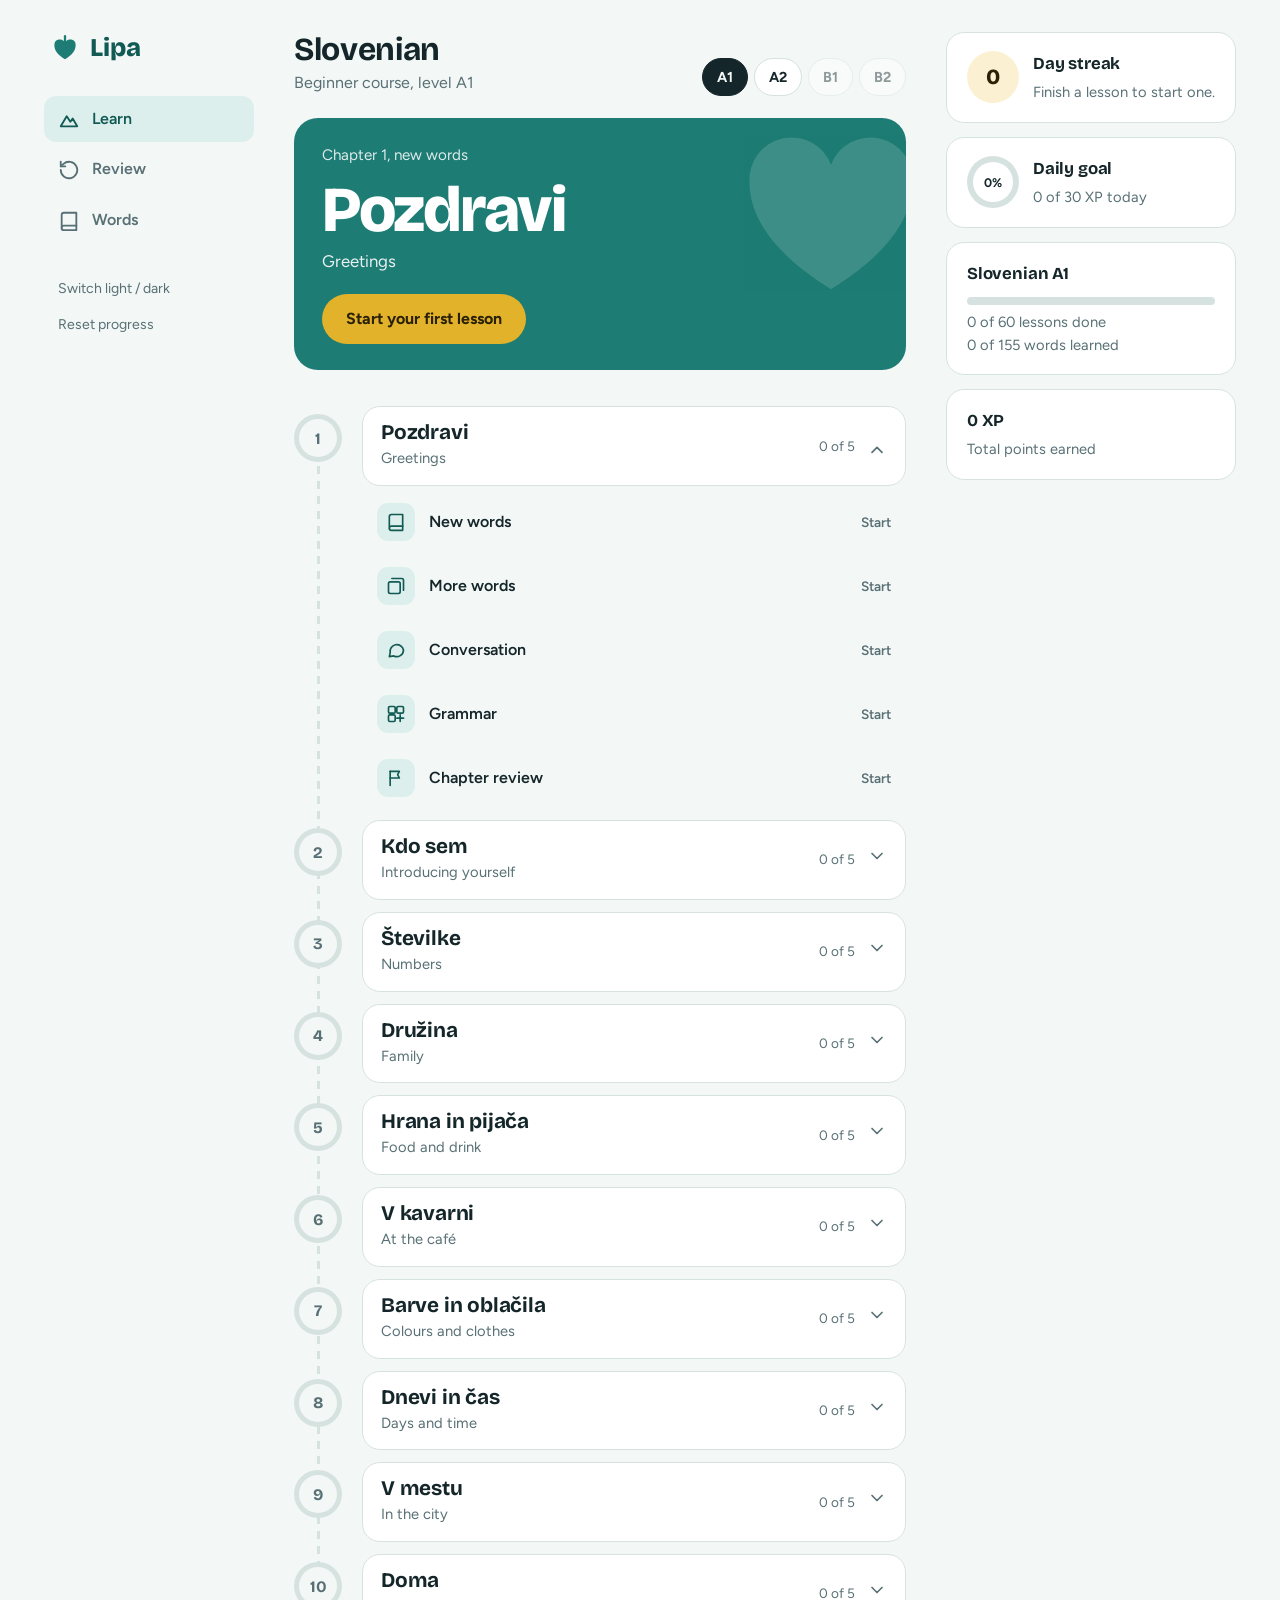
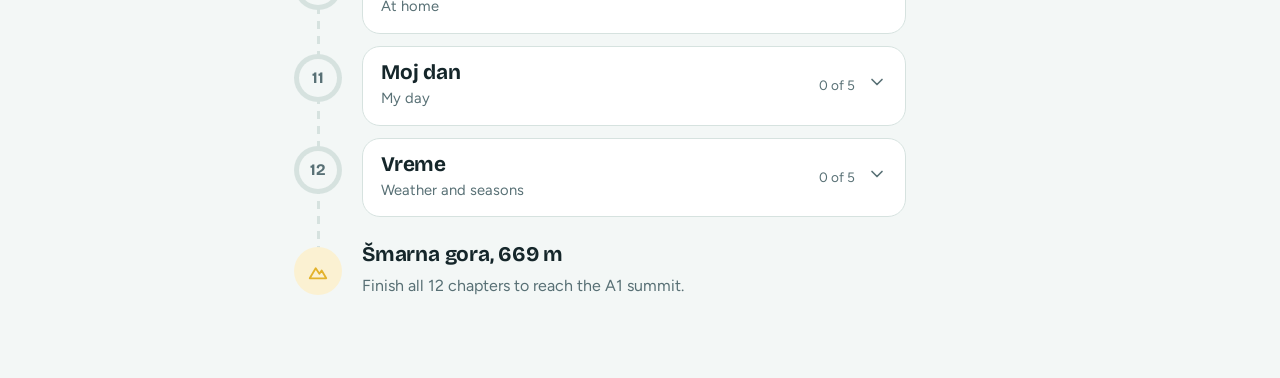
<file: Lipa.html>
<!doctype html>
<html lang="en">
<head>
<meta charset="utf-8">
<meta name="viewport" content="width=device-width, initial-scale=1, viewport-fit=cover">
<title>Lipa: Learn Slovenian</title>
<link rel="preconnect" href="https://fonts.googleapis.com">
<link rel="preconnect" href="https://fonts.gstatic.com" crossorigin>
<link href="https://fonts.googleapis.com/css2?family=Bricolage+Grotesque:opsz,wght@12..96,500;12..96,700;12..96,800&family=Figtree:wght@400;500;600;700&display=swap" rel="stylesheet">
<style>
:root{
  --paper:#F3F7F6;--surface:#FFFFFF;--ink:#15262A;--muted:#587075;--line:#D6E2DF;
  --lake:#1D7C74;--lake-deep:#125A54;--lake-soft:#DDEFEC;--on-lake:#FFFFFF;
  --linden:#E3B22B;--linden-soft:#FBF1D2;--on-linden:#2A2106;
  --good:#2B9A57;--good-soft:#E1F4E8;--bad:#CF4242;--bad-soft:#FBE4E4;
  color-scheme:light;
}
@media (prefers-color-scheme:dark){
  :root:not([data-theme="light"]){
    --paper:#0E191B;--surface:#152427;--ink:#E4EEEC;--muted:#8FA5A8;--line:#253A3D;
    --lake:#3AA99D;--lake-deep:#7FD3C9;--lake-soft:#173A37;--on-lake:#06201D;
    --linden:#E8BD45;--linden-soft:#3A3218;--on-linden:#241C04;
    --good:#45C07A;--good-soft:#143524;--bad:#F06A6A;--bad-soft:#3D1C1C;
    color-scheme:dark;
  }
}
:root[data-theme="dark"]{
  --paper:#0E191B;--surface:#152427;--ink:#E4EEEC;--muted:#8FA5A8;--line:#253A3D;
  --lake:#3AA99D;--lake-deep:#7FD3C9;--lake-soft:#173A37;--on-lake:#06201D;
  --linden:#E8BD45;--linden-soft:#3A3218;--on-linden:#241C04;
  --good:#45C07A;--good-soft:#143524;--bad:#F06A6A;--bad-soft:#3D1C1C;
  color-scheme:dark;
}
:root{box-sizing:border-box;padding-top:env(safe-area-inset-top,0px);padding-bottom:env(safe-area-inset-bottom,0px)}
html{scroll-padding-top:env(safe-area-inset-top,0px)}
*,*::before,*::after{box-sizing:border-box}
body{margin:0;background:var(--paper);color:var(--ink);font:16px/1.55 Figtree,system-ui,-apple-system,"Segoe UI",Roboto,sans-serif;-webkit-font-smoothing:antialiased}
h1,h2,h3,.display{font-family:"Bricolage Grotesque",Figtree,system-ui,sans-serif;letter-spacing:-.01em}
button{font:inherit;color:inherit;cursor:pointer}
img,svg{max-width:100%}
:focus-visible{outline:3px solid var(--linden);outline-offset:2px}
@media (prefers-reduced-motion:reduce){*{transition:none!important;animation:none!important}}

/* layout */
.app{display:grid;grid-template-columns:210px minmax(0,1fr) 290px;gap:40px;max-width:1240px;margin:0 auto;padding:0 24px}
.nav{position:sticky;top:0;align-self:start;padding:28px 0;display:flex;flex-direction:column;gap:4px}
.brand{display:flex;align-items:center;gap:10px;font-family:"Bricolage Grotesque",sans-serif;font-weight:800;font-size:1.6rem;margin:0 0 24px 6px;color:var(--lake-deep)}
.brand svg{color:var(--lake)}
.nl{display:flex;align-items:center;gap:12px;padding:11px 14px;border-radius:12px;background:none;border:0;color:var(--muted);font-weight:600;text-align:left}
.nl:hover{color:var(--ink);background:var(--surface)}
.nl[aria-current="page"]{background:var(--lake-soft);color:var(--lake-deep)}
.nav .small{margin-top:24px;display:flex;flex-direction:column;gap:2px}
.nav .small button{background:none;border:0;color:var(--muted);text-align:left;padding:6px 14px;font-size:.88rem;border-radius:8px}
.nav .small button:hover{color:var(--ink)}
main{padding:32px 0 80px;min-width:0}
.rail{position:sticky;top:0;align-self:start;padding:32px 0;display:grid;gap:14px}
.panel{background:var(--surface);border:1px solid var(--line);border-radius:18px;padding:18px 20px}
.panel h3{margin:0 0 4px;font-size:1.05rem}
.panel p{margin:0;color:var(--muted);font-size:.92rem}
.streak{display:flex;align-items:center;gap:14px}
.streak .num{width:52px;height:52px;border-radius:50%;background:var(--linden-soft);color:var(--on-linden);display:grid;place-items:center;font:800 1.35rem "Bricolage Grotesque",sans-serif}
:root[data-theme="dark"] .streak .num{color:var(--linden)}
.goal{display:flex;align-items:center;gap:14px}
.ring{--p:0;width:52px;height:52px;border-radius:50%;background:conic-gradient(var(--lake) calc(var(--p)*1%),var(--line) 0);display:grid;place-items:center;flex:none}
.ring span{width:40px;height:40px;border-radius:50%;background:var(--surface);display:grid;place-items:center;font-size:.78rem;font-weight:700}
.meter{height:8px;border-radius:99px;background:var(--line);overflow:hidden;margin:10px 0 6px}
.meter i{display:block;height:100%;background:var(--lake);border-radius:99px}
.mstats{display:none;gap:8px;flex-wrap:wrap;margin-bottom:18px}
.chip{background:var(--surface);border:1px solid var(--line);border-radius:99px;padding:6px 14px;font-size:.88rem;font-weight:600}
.chip b{font-family:"Bricolage Grotesque",sans-serif}

/* level header */
.lvl{display:flex;align-items:flex-end;justify-content:space-between;gap:16px;flex-wrap:wrap;margin-bottom:22px}
.lvl h1{margin:0;font-size:2rem;line-height:1.1}
.lvl p{margin:4px 0 0;color:var(--muted)}
.tabs{display:flex;gap:6px}
.tab{border:1px solid var(--line);background:var(--surface);border-radius:99px;padding:7px 14px;font-weight:700;font-size:.9rem}
.tab[aria-selected="true"]{background:var(--ink);color:var(--paper);border-color:var(--ink)}
.tab:disabled{opacity:.45;cursor:not-allowed}

/* hero */
.hero{position:relative;overflow:hidden;background:var(--lake);color:var(--on-lake);border-radius:24px;padding:26px 28px 26px}
.hero .leaf{position:absolute;right:-40px;top:-30px;width:230px;height:230px;opacity:.14;color:var(--on-lake);pointer-events:none}
.hero .meta{margin:0;font-size:.95rem;opacity:.85}
.hero .sl{font:800 clamp(2.5rem,7vw,4rem)/1 "Bricolage Grotesque",sans-serif;letter-spacing:-.03em;margin:10px 0 6px}
.hero .en{margin:0 0 20px;font-size:1.05rem;opacity:.9}
.btn{background:var(--linden);color:var(--on-linden);border:0;border-radius:99px;padding:13px 24px;font-weight:700;font-size:1rem}
.btn:hover{filter:brightness(1.05)}
.ghost{display:inline-flex;align-items:center;gap:8px;background:var(--lake-soft);color:var(--lake-deep);border:0;border-radius:99px;padding:10px 16px;font-weight:700}

/* trail timeline */
.trail{list-style:none;margin:36px 0 0;padding:0;position:relative}
.trail::before{content:"";position:absolute;left:23px;top:30px;bottom:40px;width:3px;background:repeating-linear-gradient(var(--line) 0 8px,transparent 8px 15px)}
.ch{position:relative;padding-left:68px;margin-bottom:12px}
.node{--p:0;position:absolute;left:0;top:8px;width:48px;height:48px;border-radius:50%;background:conic-gradient(var(--lake) calc(var(--p)*1%),var(--line) 0);display:grid;place-items:center}
.node span{width:38px;height:38px;border-radius:50%;background:var(--paper);display:grid;place-items:center;font:700 1rem "Bricolage Grotesque",sans-serif;color:var(--muted)}
.node.full span{background:var(--lake);color:var(--on-lake)}
.node.part span{color:var(--lake-deep)}
.chhead{width:100%;display:flex;align-items:center;gap:12px;text-align:left;background:var(--surface);border:1px solid var(--line);border-radius:18px;padding:14px 18px}
.chhead:hover{border-color:var(--lake)}
.chhead h3{margin:0;font-size:1.3rem;line-height:1.2}
.chhead .en{color:var(--muted);font-size:.92rem}
.chhead .cnt{margin-left:auto;font-size:.85rem;color:var(--muted);white-space:nowrap}
.chhead .chev{transition:transform .2s;color:var(--muted)}
.ch.open .chev{transform:rotate(180deg)}
.lessons{list-style:none;margin:6px 0 4px;padding:0;display:none;gap:4px}
.ch.open .lessons{display:grid}
.lrow{display:flex;align-items:center;gap:14px;width:100%;padding:10px 14px;border-radius:14px;background:none;border:1px solid transparent;text-align:left}
.lrow:hover{background:var(--surface);border-color:var(--line)}
.lic{width:38px;height:38px;border-radius:11px;display:grid;place-items:center;background:var(--lake-soft);color:var(--lake-deep);flex:none}
.lrow.done .lic{background:var(--good-soft);color:var(--good)}
.lrow .nm{font-weight:600}
.lrow .st{margin-left:auto;font-size:.85rem;color:var(--muted);font-weight:600}
.lrow.done .st{color:var(--good)}
.summit{position:relative;padding-left:68px;margin-top:22px}
.summit .node{background:var(--linden-soft)}
.summit .node span{background:transparent;color:var(--linden)}
.summit h3{margin:10px 0 0;font-size:1.3rem}
.summit p{margin:2px 0 0;color:var(--muted)}

/* pages */
.ph h1{margin:0;font-size:2rem}
.ph p{color:var(--muted);margin:4px 0 16px;max-width:60ch}
.search{width:100%;max-width:420px;font:inherit;padding:12px 16px;border-radius:14px;border:1px solid var(--line);background:var(--surface);color:var(--ink)}
.wsec{margin-top:28px}
.wsec h2{font-size:1.2rem;margin:0 0 8px}
.wsec h2 small{font-family:Figtree,sans-serif;color:var(--muted);font-weight:500;font-size:.9rem;margin-left:6px}
.wlist{background:var(--surface);border:1px solid var(--line);border-radius:16px;overflow:hidden}
.wrow{display:flex;align-items:center;gap:12px;padding:10px 14px;border-top:1px solid var(--line)}
.wrow:first-child{border-top:0}
.wrow .s{font-weight:700;min-width:0;flex:1}
.wrow .e{color:var(--muted);flex:1;min-width:0}
.dot{width:8px;height:8px;border-radius:50%;background:var(--line);flex:none}
.dot.on{background:var(--good)}
.say{width:40px;height:40px;border-radius:50%;border:0;background:var(--lake-soft);color:var(--lake-deep);display:inline-grid;place-items:center;flex:none;vertical-align:middle}
.say:hover{filter:brightness(.97)}
.note{background:var(--linden-soft);border-radius:14px;padding:12px 16px;margin:14px 0 0;font-size:.92rem;max-width:62ch}
.revcard{background:var(--surface);border:1px solid var(--line);border-radius:22px;padding:26px;margin-top:10px}
.revcard h2{margin:0 0 6px;font-size:1.5rem}
.revcard p{color:var(--muted);margin:0 0 18px}

/* lesson overlay */
.lesson{position:fixed;inset:0;z-index:60;background:var(--paper);display:none;flex-direction:column;padding-top:env(safe-area-inset-top,0px)}
.lesson.on{display:flex}
.ltop{display:flex;align-items:center;gap:16px;padding:14px 20px;max-width:760px;width:100%;margin:0 auto}
.x{background:none;border:0;color:var(--muted);width:40px;height:40px;border-radius:10px;display:grid;place-items:center}
.x:hover{background:var(--surface);color:var(--ink)}
.bar{flex:1;height:12px;background:var(--line);border-radius:99px;overflow:hidden}
.bar i{display:block;height:100%;width:0;background:var(--lake);border-radius:99px;transition:width .35s ease}
.lbody{flex:1;overflow-y:auto;padding:20px 20px 32px}
.stage{max-width:640px;margin:0 auto}
.lfoot{border-top:1px solid var(--line);background:var(--surface);padding:16px 20px calc(16px + env(safe-area-inset-bottom,0px));transition:background .2s}
.lfoot.good{background:var(--good-soft);border-color:transparent}
.lfoot.bad{background:var(--bad-soft);border-color:transparent}
.fin{max-width:640px;margin:0 auto;display:flex;align-items:center;justify-content:space-between;gap:16px;min-height:52px}
.fb{font-size:.98rem}
.fb strong{display:block;font-family:"Bricolage Grotesque",sans-serif;font-size:1.2rem}
.lfoot.good .fb strong{color:var(--good)}
.lfoot.bad .fb strong{color:var(--bad)}
.go{background:var(--lake);color:var(--on-lake);border:0;border-radius:14px;padding:14px 26px;font-weight:700;min-width:150px;margin-left:auto}
.go:disabled{opacity:.35;cursor:not-allowed}
.lfoot.good .go{background:var(--good);color:#fff}
.lfoot.bad .go{background:var(--bad);color:#fff}

/* exercises */
.q{color:var(--muted);margin:0 0 10px;font-weight:600}
.big{font:700 clamp(2rem,6vw,2.9rem)/1.12 "Bricolage Grotesque",sans-serif;letter-spacing:-.02em;margin:0 0 22px;display:flex;align-items:center;gap:14px;flex-wrap:wrap}
.big.long{font-size:clamp(1.4rem,4.4vw,1.9rem)}
.trans{font-size:1.25rem;color:var(--muted);margin:-8px 0 0}
.opts{display:grid;gap:10px}
.opts.row{grid-template-columns:repeat(auto-fit,minmax(130px,1fr))}
.opt{text-align:left;padding:15px 18px;border-radius:14px;border:2px solid var(--line);border-bottom-width:4px;background:var(--surface);font-size:1.05rem}
.opt:hover{border-color:var(--lake)}
.opt.sel{border-color:var(--lake);background:var(--lake-soft)}
.opt.right{border-color:var(--good);background:var(--good-soft)}
.opt.wrong{border-color:var(--bad);background:var(--bad-soft)}
.locked .opt,.locked .tile,.locked input{pointer-events:none}
.sent{font:600 1.55rem/1.45 "Bricolage Grotesque",sans-serif;margin:0 0 4px}
.blank{display:inline-block;min-width:96px;border-bottom:3px solid var(--lake);text-align:center;color:var(--lake-deep);padding:0 6px}
.hint{color:var(--muted);margin:0 0 22px}
.ans{width:100%;font:inherit;font-size:1.3rem;padding:14px 16px;border:2px solid var(--line);border-radius:14px;background:var(--surface);color:var(--ink)}
.ans:focus{border-color:var(--lake);outline:none}
.keys{display:flex;gap:8px;margin-top:10px}
.keys button{width:46px;height:42px;border-radius:10px;border:1px solid var(--line);background:var(--surface);font-weight:700;font-size:1.05rem}
.match{display:grid;grid-template-columns:1fr 1fr;gap:10px}
.match .col{display:grid;gap:10px;align-content:start}
.mt{padding:14px;border-radius:12px;border:2px solid var(--line);border-bottom-width:4px;background:var(--surface);font-size:1rem;text-align:center}
.mt.sel{border-color:var(--lake);background:var(--lake-soft)}
.mt.ok{opacity:.35;border-color:var(--good);pointer-events:none}
.mt.no{border-color:var(--bad);background:var(--bad-soft);animation:shake .35s}
@keyframes shake{25%{transform:translateX(-4px)}75%{transform:translateX(4px)}}
.ansline{min-height:62px;border-bottom:2px solid var(--line);display:flex;flex-wrap:wrap;gap:8px;padding:8px 0;margin-bottom:22px;align-content:flex-start}
.bank{display:flex;flex-wrap:wrap;gap:8px}
.tile{padding:10px 14px;border-radius:12px;border:2px solid var(--line);border-bottom-width:4px;background:var(--surface);font-size:1.1rem}
.tile.used{visibility:hidden}
.dl{display:grid;gap:14px;margin-top:18px}
.line{display:flex;gap:10px;align-items:flex-end}
.line.r{flex-direction:row-reverse}
.bub{background:var(--surface);border:1px solid var(--line);border-radius:18px;padding:11px 15px;max-width:80%;text-align:left;cursor:pointer}
.line.r .bub{background:var(--lake-soft);border-color:transparent}
.who{font-size:.8rem;color:var(--muted);font-weight:600}
.bub .s{font-size:1.15rem;font-weight:600}
.bub .e{display:none;color:var(--muted);font-size:.93rem;margin-top:2px}
.bub.show .e{display:block}
.gh{font-size:1.8rem;margin:0 0 12px}
.gbody{font-size:1.05rem;max-width:62ch}
.gbody p{margin:0 0 12px}
.gt{border-collapse:collapse;margin:6px 0 16px}
.gt td{padding:7px 22px 7px 0;border-bottom:1px solid var(--line)}
.gt td:first-child{color:var(--muted)}
.gt td b{font-weight:700}
.tip{background:var(--linden-soft);border-radius:14px;padding:12px 16px}
.done{text-align:center;padding-top:24px}
.done svg{color:var(--lake);width:96px;height:96px}
.done h2{font-size:2.4rem;margin:10px 0 4px}
.done p{color:var(--muted);margin:0}
.stats{display:flex;justify-content:center;gap:14px;margin-top:26px;flex-wrap:wrap}
.stats div{background:var(--surface);border:1px solid var(--line);border-radius:16px;padding:14px 22px;min-width:110px}
.stats b{display:block;font:800 1.8rem "Bricolage Grotesque",sans-serif}
.stats span{color:var(--muted);font-size:.88rem}
.toast{position:fixed;left:50%;bottom:calc(90px + env(safe-area-inset-bottom,0px));transform:translateX(-50%);background:var(--ink);color:var(--paper);padding:10px 16px;border-radius:12px;font-size:.9rem;z-index:80;max-width:90vw;display:none}
.toast.on{display:block}

@media (max-width:1100px){
  .app{grid-template-columns:200px minmax(0,1fr)}
  .rail{display:none}
  .mstats{display:flex}
}
@media (max-width:760px){
  .app{grid-template-columns:1fr;padding:0 16px;gap:0}
  .nav{position:fixed;left:0;right:0;bottom:0;top:auto;z-index:20;flex-direction:row;justify-content:space-around;background:var(--surface);border-top:1px solid var(--line);padding:6px 8px calc(6px + env(safe-area-inset-bottom,0px))}
  .brand,.nav .small{display:none}
  .nl{flex-direction:column;gap:2px;font-size:.78rem;padding:6px 14px}
  main{padding:20px 0 110px}
  .hero{padding:22px}
  .chhead .cnt{display:none}
  .lvl h1{font-size:1.7rem}
}
</style>
</head>
<body>
<div class="app">
  <nav class="nav" aria-label="Main">
    <div class="brand"><svg width="30" height="30" viewBox="0 0 24 24" fill="currentColor" aria-hidden="true"><path d="M12 21C6.5 17.6 3.5 13.8 3.5 9.9A4.4 4.4 0 0 1 12 8a4.4 4.4 0 0 1 8.5 1.9c0 3.9-3 7.7-8.5 11.1z"/><path d="M12 8V2.5" stroke="currentColor" stroke-width="1.8" stroke-linecap="round"/></svg>Lipa</div>
    <button class="nl" data-view="learn"></button>
    <button class="nl" data-view="review"></button>
    <button class="nl" data-view="words"></button>
    <div class="small">
      <button data-act="theme">Switch light / dark</button>
      <button data-act="reset">Reset progress</button>
    </div>
  </nav>
  <main id="main"></main>
  <aside class="rail" id="rail"></aside>
</div>

<div class="lesson" id="lesson" role="dialog" aria-modal="true" aria-label="Lesson">
  <div class="ltop">
    <button class="x" data-act="close" aria-label="Close lesson"></button>
    <div class="bar"><i id="barfill"></i></div>
  </div>
  <div class="lbody"><div class="stage" id="stage"></div></div>
  <div class="lfoot" id="lfoot">
    <div class="fin"><div class="fb" id="fb"></div><button class="go" id="go">Check</button></div>
  </div>
</div>
<div class="toast" id="toast"></div>

<script>
/* ---------------- COURSE CONTENT (edit here) ---------------- */
const LV={A1:[
{t:"Pozdravi", e:"Greetings",
 v:["zdravo|hello","živjo|hi","dober dan|good day","dobro jutro|good morning","dober večer|good evening","lahko noč|good night","nasvidenje|goodbye","adijo|bye","hvala|thank you","prosim|please","oprostite|excuse me","ja|yes","ne|no"],
 d:[["Ana","Dober dan!","Good day!"],["Marko","Dober dan! Kako ste?","Good day! How are you?"],["Ana","Dobro, hvala. In vi?","Fine, thanks. And you?"],["Marko","Tudi dobro, hvala.","Also fine, thanks."],["Ana","Nasvidenje!","Goodbye!"],["Marko","Nasvidenje, lep dan!","Goodbye, have a nice day!"]],
 g:{t:"Ti or vi?", h:`<p>Slovenian has two ways to say <i>you</i>.</p><table class="gt"><tr><td>ti</td><td><b>Kako si?</b></td><td>friends, family, children</td></tr><tr><td>vi</td><td><b>Kako ste?</b></td><td>strangers, older people, work</td></tr></table><p class="tip">Vi is also the plural: talking to a group of friends, you say <b>Kako ste?</b></p>`,
  q:[{k:"mc",p:"You meet your best friend. How do you ask how they are?",o:["Kako si?","Kako ste?","Kako sem?"]},{k:"mc",p:"You meet your new boss. How do you ask how they are?",o:["Kako ste?","Kako si?","Kako je?"]},{k:"gap",p:"Dobro, ___. In ti?",h:"Fine, thanks. And you?",o:["hvala","prosim","ne"]},{k:"type",p:"good night",a:["lahko noč"]}]}},

{t:"Kdo sem", e:"Introducing yourself",
 v:["jaz|I","ti|you (informal)","ime|name","Ime mi je ...|My name is ...","Kako ti je ime?|What's your name?","Veseli me.|Nice to meet you.","Od kod si?|Where are you from?","Sem iz Slovenije.|I'm from Slovenia.","Slovenec|Slovenian (man)","Slovenka|Slovenian (woman)","govorim|I speak","malo|a little"],
 d:[["Luka","Živjo! Jaz sem Luka. Kako ti je ime?","Hi! I'm Luka. What's your name?"],["Emma","Živjo, Luka! Ime mi je Emma.","Hi Luka! My name is Emma."],["Luka","Veseli me. Od kod si?","Nice to meet you. Where are you from?"],["Emma","Sem iz Anglije. Pa ti?","I'm from England. And you?"],["Luka","Jaz sem iz Ljubljane.","I'm from Ljubljana."],["Emma","Govorim malo slovensko.","I speak a little Slovenian."]],
 g:{t:"Biti: to be", h:`<table class="gt"><tr><td>jaz</td><td><b>sem</b></td><td>I am</td></tr><tr><td>ti</td><td><b>si</b></td><td>you are</td></tr><tr><td>on / ona</td><td><b>je</b></td><td>he / she is</td></tr><tr><td>mi</td><td><b>smo</b></td><td>we are</td></tr><tr><td>vi</td><td><b>ste</b></td><td>you are (plural, formal)</td></tr><tr><td>oni</td><td><b>so</b></td><td>they are</td></tr></table><p class="tip">Slovenian is famous for the <b>dual</b>, a special form for exactly two people: <b>midva sva</b> (we two are), <b>vidva sta</b> (you two are). You can often drop the pronoun: <b>Sem Luka.</b></p>`,
  q:[{k:"gap",p:"Ti ___ iz Slovenije?",h:"Are you from Slovenia?",o:["si","sem","smo"]},{k:"gap",p:"Mi ___ študenti.",h:"We are students.",o:["smo","ste","so"]},{k:"mc",p:"Which means \"we two are\"?",o:["midva sva","mi smo","vidva sta"]},{k:"type",p:"I am (verb only)",a:["sem","jaz sem"]}]}},

{t:"Številke", e:"Numbers",
 v:["nič|zero","ena|one","dva|two","tri|three","štiri|four","pet|five","šest|six","sedem|seven","osem|eight","devet|nine","deset|ten","dvajset|twenty","sto|one hundred"],
 d:[["Prodajalka","Dober dan! Izvolite.","Good day! What can I get you?"],["Kupec","Tri jabolka, prosim.","Three apples, please."],["Prodajalka","Še kaj?","Anything else?"],["Kupec","Ne, hvala. Koliko stane?","No, thanks. How much is it?"],["Prodajalka","Dva evra.","Two euros."],["Kupec","Izvolite. Hvala!","Here you are. Thanks!"]],
 g:{t:"Counting past ten", h:`<p>For 11 to 19, add <b>-najst</b>:</p><table class="gt"><tr><td>11</td><td><b>enajst</b></td></tr><tr><td>12</td><td><b>dvanajst</b></td></tr><tr><td>15</td><td><b>petnajst</b></td></tr><tr><td>30</td><td><b>trideset</b></td></tr></table><p class="tip">Like in German, the ones come first: 21 is <b>enaindvajset</b>, literally one-and-twenty.</p>`,
  q:[{k:"mc",p:"12",o:["dvanajst","dvajset","dva"]},{k:"mc",p:"25",o:["petindvajset","dvajsetpet","petnajst"]},{k:"mc",p:"What number is enaindvajset?",o:["21","12","11"]},{k:"type",p:"15",a:["petnajst"]}]}},

{t:"Družina", e:"Family",
 v:["družina|family","mama|mum","oče|father","brat|brother","sestra|sister","sin|son","hči|daughter","babica|grandmother","dedek|grandfather","mož|husband","žena|wife","otrok|child","imam|I have"],
 d:[["Nina","Ali imaš brata ali sestro?","Do you have a brother or a sister?"],["Jan","Imam eno sestro. Ime ji je Maja.","I have one sister. Her name is Maja."],["Nina","Koliko je stara?","How old is she?"],["Jan","Stara je deset let.","She's ten years old."],["Nina","Jaz imam dva brata.","I have two brothers."],["Jan","Super!","Great!"]],
 g:{t:"Moj, moja, moje", h:`<p><i>My</i> changes with the gender of the noun.</p><table class="gt"><tr><td>masculine</td><td><b>moj</b> brat</td></tr><tr><td>feminine</td><td><b>moja</b> sestra</td></tr><tr><td>neuter</td><td><b>moje</b> ime</td></tr></table><p class="tip">Quick rule: most feminine nouns end in <b>-a</b>, neuter nouns in <b>-o</b> or <b>-e</b>, and masculine nouns in a consonant.</p>`,
  q:[{k:"gap",p:"___ mama",h:"my mum",o:["moja","moj","moje"]},{k:"gap",p:"___ oče",h:"my father",o:["moj","moja","moje"]},{k:"gap",p:"___ ime",h:"my name",o:["moje","moj","moja"]},{k:"mc",p:"Which noun is feminine?",o:["sestra","brat","otrok"]}]}},

{t:"Hrana in pijača", e:"Food and drink",
 v:["kruh|bread","voda|water","kava|coffee","čaj|tea","mleko|milk","jabolko|apple","sir|cheese","meso|meat","juha|soup","pivo|beer","vino|wine","zajtrk|breakfast","kosilo|lunch","večerja|dinner"],
 d:[["Mama","Kaj boš za zajtrk?","What will you have for breakfast?"],["Tim","Kruh in sir, prosim.","Bread and cheese, please."],["Mama","Kavo ali čaj?","Coffee or tea?"],["Tim","Čaj z mlekom.","Tea with milk."],["Mama","Imaš rad jabolka?","Do you like apples?"],["Tim","Ja, zelo rad!","Yes, a lot!"]],
 g:{t:"Rad imam: I like", h:`<p>To say you like something, use <b>rad imam</b>. The word <i>rad</i> changes with who is speaking.</p><table class="gt"><tr><td>a man says</td><td><b>Rad imam</b> kavo.</td></tr><tr><td>a woman says</td><td><b>Rada imam</b> kavo.</td></tr></table><p class="tip">Notice <b>kava</b> becomes <b>kavo</b> after <i>imam</i>. You'll learn why in the café chapter.</p>`,
  q:[{k:"gap",p:"(woman) ___ imam čaj.",h:"I like tea.",o:["Rada","Rad","Radi"]},{k:"gap",p:"(man) Rad ___ pivo.",h:"I like beer.",o:["imam","sem","je"]},{k:"mc",p:"What is \"večerja\"?",o:["dinner","breakfast","lunch"]},{k:"type",p:"bread",a:["kruh"]}]}},

{t:"V kavarni", e:"At the café",
 v:["kavarna|café","natakar|waiter","Rad bi ...|I would like ... (man)","Rada bi ...|I would like ... (woman)","kozarec|glass","račun|bill","Koliko stane?|How much is it?","izvolite|here you are","Na zdravje!|Cheers!","torta|cake","sladkor|sugar","brez|without"],
 d:[["Natakar","Dober dan. Kaj boste?","Good day. What will you have?"],["Petra","Rada bi eno kavo z mlekom.","I'd like a coffee with milk."],["Natakar","Še kaj?","Anything else?"],["Petra","Ja, en kos torte, prosim.","Yes, a piece of cake, please."],["Petra","Račun, prosim.","The bill, please."],["Natakar","Pet evrov. Hvala lepa.","Five euros. Thank you very much."]],
 g:{t:"Ordering: kava becomes kavo", h:`<p>When you order or want something, feminine nouns change <b>-a</b> to <b>-o</b>.</p><table class="gt"><tr><td>kava</td><td>Rad bi <b>eno kavo</b>.</td></tr><tr><td>voda</td><td>Rada bi <b>vodo</b>.</td></tr><tr><td>torta</td><td>Rad bi <b>torto</b>.</td></tr></table><p class="tip">Most masculine things stay the same: <b>en čaj</b>, <b>en sok</b>.</p>`,
  q:[{k:"gap",p:"Rad bi eno ___.",h:"I'd like a coffee.",o:["kavo","kava","kave"]},{k:"gap",p:"Rada bi ___, prosim.",h:"I'd like water, please.",o:["vodo","voda","vodi"]},{k:"gap",p:"En ___, prosim.",h:"A tea, please.",o:["čaj","čaja","čajo"]},{k:"type",p:"The bill, please.",a:["račun, prosim","račun prosim"]}]}},

{t:"Barve in oblačila", e:"Colours and clothes",
 v:["rdeč|red","moder|blue","zelen|green","rumen|yellow","črn|black","bel|white","majica|T-shirt","hlače|trousers","krilo|skirt","obleka|dress","čevlji|shoes","jakna|jacket","plašč|coat"],
 d:[["Prodajalec","Vam lahko pomagam?","Can I help you?"],["Sara","Iščem modro jakno.","I'm looking for a blue jacket."],["Prodajalec","Tukaj je modra jakna.","Here's a blue jacket."],["Sara","Imate tudi črno?","Do you have a black one too?"],["Prodajalec","Ja, izvolite.","Yes, here you are."],["Sara","Lepa je. Vzamem jo.","It's nice. I'll take it."]],
 g:{t:"Colours match the noun", h:`<p>Adjectives take the same gender as the noun.</p><table class="gt"><tr><td>masculine</td><td><b>rdeč</b> plašč</td></tr><tr><td>feminine</td><td><b>rdeča</b> majica</td></tr><tr><td>neuter</td><td><b>rdeče</b> krilo</td></tr></table><p class="tip">Some adjectives lose an <b>e</b>: moder becomes <b>modra</b> and <b>modro</b>.</p>`,
  q:[{k:"gap",p:"___ majica",h:"a red T-shirt",o:["rdeča","rdeč","rdeče"]},{k:"gap",p:"zeleno ___",h:"a green skirt",o:["krilo","jakna","plašč"]},{k:"gap",p:"črn ___",h:"a black coat",o:["plašč","obleka","krilo"]},{k:"mc",p:"a blue dress",o:["modra obleka","moder obleka","modro obleka"]}]}},

{t:"Dnevi in čas", e:"Days and time",
 v:["ponedeljek|Monday","torek|Tuesday","sreda|Wednesday","četrtek|Thursday","petek|Friday","sobota|Saturday","nedelja|Sunday","danes|today","jutri|tomorrow","včeraj|yesterday","teden|week","ura|hour, o'clock","Koliko je ura?|What time is it?"],
 d:[["Eva","Koliko je ura?","What time is it?"],["Maks","Ura je tri.","It's three o'clock."],["Eva","Kateri dan je danes?","What day is it today?"],["Maks","Danes je petek.","Today is Friday."],["Eva","Super! Jutri je sobota.","Great! Tomorrow is Saturday."],["Maks","Greva v soboto v kino?","Shall we go to the cinema on Saturday?"]],
 g:{t:"On Monday: v ponedeljek", h:`<p>For <i>on</i> a day, use <b>v</b>. Days ending in <b>-a</b> change to <b>-o</b>.</p><table class="gt"><tr><td>ponedeljek</td><td><b>v ponedeljek</b></td></tr><tr><td>sreda</td><td><b>v sredo</b></td></tr><tr><td>sobota</td><td><b>v soboto</b></td></tr><tr><td>nedelja</td><td><b>v nedeljo</b></td></tr></table>`,
  q:[{k:"gap",p:"v ___",h:"on Wednesday",o:["sredo","sreda","sredi"]},{k:"gap",p:"v ___",h:"on Sunday",o:["nedeljo","nedelja","nedelje"]},{k:"mc",p:"on Monday",o:["v ponedeljek","v ponedeljko","na ponedeljek"]},{k:"type",p:"tomorrow",a:["jutri"]}]}},

{t:"V mestu", e:"In the city",
 v:["mesto|city","ulica|street","trgovina|shop","banka|bank","pošta|post office","lekarna|pharmacy","postaja|station","avtobus|bus","levo|left","desno|right","naravnost|straight on","blizu|near","daleč|far","Kje je ...?|Where is ...?"],
 d:[["Turist","Oprostite, kje je pošta?","Excuse me, where is the post office?"],["Gospa","Pojdite naravnost, potem levo.","Go straight on, then left."],["Turist","Je daleč?","Is it far?"],["Gospa","Ne, zelo blizu je.","No, it's very close."],["Turist","Najlepša hvala!","Thank you very much!"],["Gospa","Ni za kaj.","You're welcome."]],
 g:{t:"Where you are: v banki, na pošti", h:`<p>To say <i>at</i> or <i>in</i> a place, use <b>v</b> or <b>na</b>, and the ending becomes <b>-i</b>.</p><table class="gt"><tr><td>banka</td><td><b>v banki</b></td></tr><tr><td>trgovina</td><td><b>v trgovini</b></td></tr><tr><td>pošta</td><td><b>na pošti</b></td></tr><tr><td>postaja</td><td><b>na postaji</b></td></tr></table><p class="tip">Which places take <b>na</b> is a habit to learn word by word. Pošta and postaja always go with na.</p>`,
  q:[{k:"gap",p:"Sem v ___.",h:"I'm at the bank.",o:["banki","banka","banko"]},{k:"gap",p:"Čakam na ___.",h:"I'm waiting at the station.",o:["postaji","postaja","postajo"]},{k:"mc",p:"at the post office",o:["na pošti","v pošti","na pošta"]},{k:"type",p:"left",a:["levo"]}]}},

{t:"Doma", e:"At home",
 v:["hiša|house","stanovanje|flat","soba|room","kuhinja|kitchen","kopalnica|bathroom","spalnica|bedroom","miza|table","stol|chair","postelja|bed","okno|window","vrata|door","balkon|balcony"],
 d:[["Klara","To je moje stanovanje.","This is my flat."],["Rok","Lepo je! Koliko sob imaš?","It's nice! How many rooms do you have?"],["Klara","Imam dve sobi, kuhinjo in kopalnico.","I have two rooms, a kitchen and a bathroom."],["Rok","Imaš tudi balkon?","Do you have a balcony too?"],["Klara","Ja, majhen balkon z rožami.","Yes, a small balcony with flowers."]],
 g:{t:"Imeti: to have", h:`<table class="gt"><tr><td>jaz</td><td><b>imam</b></td></tr><tr><td>ti</td><td><b>imaš</b></td></tr><tr><td>on / ona</td><td><b>ima</b></td></tr><tr><td>mi</td><td><b>imamo</b></td></tr><tr><td>vi</td><td><b>imate</b></td></tr><tr><td>oni</td><td><b>imajo</b></td></tr></table><p class="tip">For <i>don't have</i>, swap the start: <b>nimam, nimaš, nima</b>.</p>`,
  q:[{k:"gap",p:"Ona ___ veliko hišo.",h:"She has a big house.",o:["ima","imam","imajo"]},{k:"gap",p:"Mi ___ balkon.",h:"We have a balcony.",o:["imamo","imate","imajo"]},{k:"gap",p:"Jaz ___ avta.",h:"I don't have a car.",o:["nimam","imam","nima"]},{k:"type",p:"kitchen",a:["kuhinja"]}]}},

{t:"Moj dan", e:"My day",
 v:["delati|to work","spati|to sleep","jesti|to eat","piti|to drink","brati|to read","govoriti|to speak","iti|to go","vstati|to get up","zjutraj|in the morning","popoldne|in the afternoon","zvečer|in the evening","vedno|always","včasih|sometimes"],
 d:[["Tina","Kdaj vstaneš?","When do you get up?"],["Bor","Vstanem ob sedmih.","I get up at seven."],["Tina","Kaj delaš popoldne?","What do you do in the afternoon?"],["Bor","Popoldne delam, zvečer berem.","In the afternoon I work, in the evening I read."],["Tina","Jaz zvečer vedno gledam filme.","I always watch films in the evening."]],
 g:{t:"I do, you do", h:`<p>In the present tense, the <i>I</i> form ends in <b>-m</b> and the <i>you</i> form in <b>-š</b>.</p><table class="gt"><tr><td>delati</td><td><b>delam</b></td><td><b>delaš</b></td></tr><tr><td>govoriti</td><td><b>govorim</b></td><td><b>govoriš</b></td></tr><tr><td>brati</td><td><b>berem</b></td><td><b>bereš</b></td></tr><tr><td>piti</td><td><b>pijem</b></td><td><b>piješ</b></td></tr></table>`,
  q:[{k:"gap",p:"Jaz ___ slovensko.",h:"I speak Slovenian.",o:["govorim","govoriš","govori"]},{k:"gap",p:"Ti ___ knjigo?",h:"Are you reading a book?",o:["bereš","berem","bere"]},{k:"mc",p:"I drink",o:["pijem","pije","piti"]},{k:"type",p:"I work",a:["delam","jaz delam"]}]}},

{t:"Vreme", e:"Weather and seasons",
 v:["vreme|weather","sonce|sun","dež|rain","sneg|snow","veter|wind","toplo|warm","mrzlo|cold","Dežuje.|It's raining.","Sneži.|It's snowing.","pomlad|spring","poletje|summer","jesen|autumn","zima|winter"],
 d:[["Lara","Kakšno je vreme danes?","What's the weather like today?"],["Žan","Mrzlo je in sneži.","It's cold and snowing."],["Lara","Imaš rad zimo?","Do you like winter?"],["Žan","Ne, raje imam poletje.","No, I prefer summer."],["Lara","Jaz tudi. Poleti greva na morje!","Me too. In summer we're going to the seaside!"]],
 g:{t:"No \"it\" needed", h:`<p>Weather sentences don't need a word for <i>it</i>:</p><table class="gt"><tr><td>It's raining.</td><td><b>Dežuje.</b></td></tr><tr><td>It's snowing.</td><td><b>Sneži.</b></td></tr><tr><td>It's warm.</td><td><b>Toplo je.</b></td></tr></table><p class="tip">Seasons have their own <i>in</i> forms: <b>spomladi, poleti, jeseni, pozimi</b>.</p>`,
  q:[{k:"mc",p:"in winter",o:["pozimi","v zima","zimi"]},{k:"mc",p:"It's raining.",o:["Dežuje.","Je dež.","Dež je dežuje."]},{k:"gap",p:"Poleti je ___.",h:"In summer it's warm.",o:["toplo","mrzlo","sneži"]},{k:"type",p:"snow",a:["sneg"]}]}}
],
A2:[
{t:"Včeraj", e:"Talking about the past",
 v:["prejšnji teden|last week","lani|last year","pred dvema dnevoma|two days ago","bil sem|I was (man)","bila sem|I was (woman)","delal sem|I worked (man)","šla sem|I went (woman)","videl sem|I saw (man)","kupila sem|I bought (woman)","srečati|to meet","zgodaj|early","pozno|late"],
 d:[["Ana","Kaj si delal včeraj?","What did you do yesterday?"],["Miha","Bil sem v Ljubljani.","I was in Ljubljana."],["Ana","Kaj si videl?","What did you see?"],["Miha","Videl sem grad in Tromostovje.","I saw the castle and the Triple Bridge."],["Ana","Jaz sem bila doma in brala knjigo.","I was at home reading a book."],["Miha","Tudi lepo!","That's nice too!"]],
 g:{t:"Past tense: sem delal", h:`<p>The past tense is <b>biti</b> plus a form ending in <b>-l</b>. That ending shows who did it.</p><table class="gt"><tr><td>jaz</td><td><b>sem delal / delala</b></td></tr><tr><td>ti</td><td><b>si delal / delala</b></td></tr><tr><td>on / ona</td><td><b>je delal / delala</b></td></tr><tr><td>mi</td><td><b>smo delali</b></td></tr><tr><td>vi</td><td><b>ste delali</b></td></tr><tr><td>oni</td><td><b>so delali</b></td></tr></table><p class="tip">Men use <b>-l</b>, women <b>-la</b>, groups <b>-li</b>. The little word sem likes second place: <b>Včeraj sem delal.</b></p>`,
  q:[{k:"gap",p:"(woman) Včeraj sem ___ doma.",h:"Yesterday I was at home.",o:["bila","bil","bili"]},{k:"gap",p:"Mi ___ bili v kinu.",h:"We were at the cinema.",o:["smo","sem","so"]},{k:"mc",p:"He worked.",o:["On je delal.","On je delala.","On sem delal."]},{k:"type",p:"(man) I was",a:["bil sem","sem bil","jaz sem bil"]}]}},

{t:"Načrti", e:"Plans and the future",
 v:["naslednji teden|next week","načrt|plan","počitnice|holidays","vikend|weekend","bom|I will","boš|you will","bo|he / she will","obiskati|to visit","potovati|to travel","ostati|to stay","mogoče|maybe","zagotovo|definitely"],
 d:[["Jure","Kaj boš delala ta vikend?","What will you do this weekend?"],["Maja","V soboto bom obiskala babico.","On Saturday I'll visit my grandma."],["Jure","In v nedeljo?","And on Sunday?"],["Maja","Mogoče bom šla v hribe. Greš zraven?","Maybe I'll go to the mountains. Are you coming?"],["Jure","Zagotovo!","Definitely!"]],
 g:{t:"Future: bom delal", h:`<p>The future is <b>bom</b> plus the same <b>-l</b> form you know from the past.</p><table class="gt"><tr><td>jaz</td><td><b>bom</b></td></tr><tr><td>ti</td><td><b>boš</b></td></tr><tr><td>on / ona</td><td><b>bo</b></td></tr><tr><td>mi</td><td><b>bomo</b></td></tr><tr><td>vi</td><td><b>boste</b></td></tr><tr><td>oni</td><td><b>bodo</b></td></tr></table><p class="tip">On its own, bom means <i>I will be</i>: <b>Jutri bom doma.</b></p>`,
  q:[{k:"gap",p:"Jutri ___ doma.",h:"Tomorrow I'll be at home.",o:["bom","boš","bodo"]},{k:"gap",p:"Oni ___ potovali.",h:"They will travel.",o:["bodo","bomo","bo"]},{k:"mc",p:"We will visit.",o:["Obiskali bomo.","Obiskali smo.","Obiskal bom."]},{k:"type",p:"to travel",a:["potovati"]}]}},

{t:"Na potovanju", e:"Travelling",
 v:["vlak|train","letališče|airport","letalo|plane","karta|ticket","povratna karta|return ticket","peron|platform","zamuda|delay","odhod|departure","prihod|arrival","kovček|suitcase","potni list|passport","prenočišče|accommodation"],
 d:[["Potnik","Dober dan, eno povratno karto za Maribor, prosim.","Hello, a return ticket to Maribor, please."],["Blagajničarka","Izvolite. Petnajst evrov.","Here you are. Fifteen euros."],["Potnik","S katerega perona odpelje vlak?","Which platform does the train leave from?"],["Blagajničarka","S tretjega perona, ob desetih.","From platform three, at ten."],["Potnik","Ima vlak zamudo?","Is the train delayed?"],["Blagajničarka","Ne, vozi točno.","No, it's on time."]],
 g:{t:"Kam? or Kje?", h:`<p>Going somewhere and being somewhere use different endings.</p><table class="gt"><tr><td>Kam? (where to)</td><td>Grem <b>v Ljubljano</b>.</td><td>Grem <b>na postajo</b>.</td></tr><tr><td>Kje? (where)</td><td>Sem <b>v Ljubljani</b>.</td><td>Sem <b>na postaji</b>.</td></tr></table><p class="tip">Movement takes <b>-o</b>, location takes <b>-i</b> (for words ending in -a).</p>`,
  q:[{k:"gap",p:"Jutri grem v ___.",h:"Tomorrow I'm going to Ljubljana.",o:["Ljubljano","Ljubljani","Ljubljana"]},{k:"gap",p:"Zdaj sem na ___.",h:"I'm at the station now.",o:["postaji","postajo","postaja"]},{k:"mc",p:"What does \"Kam greš?\" mean?",o:["Where are you going?","Where are you?","When are you going?"]},{k:"type",p:"train",a:["vlak"]}]}},

{t:"Pri zdravniku", e:"At the doctor's",
 v:["zdravnik|doctor (man)","zdravnica|doctor (woman)","bolan|ill (man)","bolna|ill (woman)","Boli me glava.|I have a headache.","Kaj vas boli?|What hurts?","grlo|throat","trebuh|stomach","vročina|fever","prehlad|a cold","tableta|pill","recept|prescription","počivati|to rest"],
 d:[["Zdravnica","Dober dan. Kaj vas boli?","Good day. What hurts?"],["Pacient","Boli me grlo in imam vročino.","My throat hurts and I have a fever."],["Zdravnica","Od kdaj ste bolni?","Since when have you been ill?"],["Pacient","Od ponedeljka.","Since Monday."],["Zdravnica","Imate prehlad. Tri dni počivajte in pijte čaj.","You have a cold. Rest for three days and drink tea."],["Pacient","Hvala, gospa doktor.","Thank you, doctor."]],
 g:{t:"Boli me: it hurts me", h:`<p>In Slovenian the body part does the hurting, and you are the one it hurts.</p><table class="gt"><tr><td>me</td><td><b>Boli me</b> glava.</td><td>my head hurts</td></tr><tr><td>te</td><td><b>Boli te</b> grlo?</td><td>does your throat hurt?</td></tr><tr><td>ga</td><td><b>Boli ga</b> trebuh.</td><td>his stomach hurts</td></tr><tr><td>jo</td><td><b>Boli jo</b> zob.</td><td>her tooth hurts</td></tr></table><p class="tip">For more than one thing: <b>Bolijo me noge.</b> (My legs hurt.)</p>`,
  q:[{k:"gap",p:"___ me glava.",h:"My head hurts.",o:["Boli","Bolijo","Bolim"]},{k:"gap",p:"Bolijo ___ noge.",h:"My legs hurt.",o:["me","mi","moj"]},{k:"mc",p:"Her throat hurts.",o:["Boli jo grlo.","Boli ga grlo.","Boli me grlo."]},{k:"type",p:"fever",a:["vročina"]}]}},

{t:"Nakupovanje", e:"Shopping",
 v:["cena|price","poceni|cheap","drago|expensive","popust|discount","velikost|size","pomeriti|to try on","blagajna|checkout","plačati|to pay","s kartico|by card","z gotovino|in cash","večji|bigger","manjši|smaller","cenejši|cheaper"],
 d:[["Kupka","Lahko pomerim te hlače?","Can I try on these trousers?"],["Prodajalka","Seveda. Katero velikost rabite?","Of course. What size do you need?"],["Kupka","Premajhne so. Imate večjo velikost?","They're too small. Do you have a bigger size?"],["Prodajalka","Ja, in danes je dvajset odstotkov popusta.","Yes, and today there's twenty percent off."],["Kupka","Odlično! Plačam s kartico.","Great! I'll pay by card."]],
 g:{t:"Comparing: cenejši kot", h:`<p>To compare, add <b>-ejši</b> or <b>-ši</b>, and use <b>kot</b> for <i>than</i>.</p><table class="gt"><tr><td>star</td><td><b>starejši</b></td><td>older</td></tr><tr><td>lep</td><td><b>lepši</b></td><td>nicer</td></tr><tr><td>poceni</td><td><b>cenejši</b></td><td>cheaper</td></tr><tr><td>visok</td><td><b>višji</b></td><td>taller</td></tr><tr><td>velik</td><td><b>večji</b></td><td>bigger</td></tr><tr><td>dober</td><td><b>boljši</b></td><td>better</td></tr></table><p class="tip"><b>Ta plašč je cenejši kot tisti.</b> This coat is cheaper than that one.</p>`,
  q:[{k:"gap",p:"Ta plašč je ___ kot tisti.",h:"This coat is cheaper than that one.",o:["cenejši","cenejša","poceni"]},{k:"mc",p:"better",o:["boljši","dobrejši","bolj dober"]},{k:"gap",p:"Luka je ___ kot Jan.",h:"Luka is taller than Jan.",o:["višji","visokejši","visok"]},{k:"type",p:"cheap",a:["poceni"]}]}},

{t:"V službi", e:"At work",
 v:["služba|job","sodelavec|colleague (man)","sodelavka|colleague (woman)","šef|boss","sestanek|meeting","pisarna|office","računalnik|computer","e-pošta|e-mail","rok|deadline","plača|salary","moram|I must","smem|I'm allowed to"],
 d:[["Šefinja","Ali lahko jutri prideš na sestanek ob devetih?","Can you come to the meeting at nine tomorrow?"],["Tadej","Žal ne morem, zjutraj moram k zdravniku.","Sorry, I can't, I have to go to the doctor in the morning."],["Šefinja","Ni problema. Mi lahko pošlješ poročilo po e-pošti?","No problem. Can you send me the report by e-mail?"],["Tadej","Seveda, do petka.","Of course, by Friday."],["Šefinja","Hvala, odlično.","Thanks, great."]],
 g:{t:"Must, can, may", h:`<table class="gt"><tr><td>must</td><td><b>moram</b> delati</td></tr><tr><td>can</td><td><b>lahko</b> pridem</td></tr><tr><td>may</td><td><b>smem</b> vprašati?</td></tr></table><p>The negatives are special:</p><table class="gt"><tr><td>can't</td><td><b>ne morem</b></td></tr><tr><td>not allowed</td><td><b>ne smem</b></td></tr><tr><td>don't have to</td><td><b>ni treba</b></td></tr></table><p class="tip">Never say <i>ne lahko</i>. For <i>can't</i> it's always <b>ne morem</b>.</p>`,
  q:[{k:"gap",p:"Danes ___ delati.",h:"Today I have to work.",o:["moram","lahko","smem"]},{k:"mc",p:"I can't.",o:["Ne morem.","Ne lahko.","Nimam lahko."]},{k:"gap",p:"Tukaj ne ___ kaditi.",h:"You may not smoke here.",o:["smete","morate","lahko"]},{k:"type",p:"meeting",a:["sestanek"]}]}},

{t:"Prosti čas", e:"Free time",
 v:["prosti čas|free time","hobi|hobby","plavati|to swim","teči|to run","kolesariti|to cycle","hoditi v hribe|to go hiking","igrati kitaro|to play guitar","poslušati glasbo|to listen to music","kuhati|to cook","slikati|to paint","koncert|concert","tekma|match, game"],
 d:[["Nika","Kaj rad počneš v prostem času?","What do you like doing in your free time?"],["Gal","Rad kolesarim in hodim v hribe.","I like cycling and hiking."],["Nika","Jaz pa rada slikam in poslušam glasbo.","And I like painting and listening to music."],["Gal","Greš v petek z mano na koncert?","Will you come to a concert with me on Friday?"],["Nika","Z veseljem!","Gladly!"]],
 g:{t:"Rad + verb: I like doing", h:`<p>Put <b>rad</b> in front of a verb to say you like doing it.</p><table class="gt"><tr><td>man</td><td><b>Rad plavam.</b></td></tr><tr><td>woman</td><td><b>Rada plavam.</b></td></tr><tr><td>we</td><td><b>Radi plavamo.</b></td></tr></table><p class="tip">With igrati, the game or instrument follows directly: <b>igram kitaro, igram nogomet</b>.</p>`,
  q:[{k:"gap",p:"(woman) ___ kuham.",h:"I like cooking.",o:["Rada","Rad","Radi"]},{k:"gap",p:"Radi ___ tenis.",h:"We like playing tennis.",o:["igramo","igram","igrajo"]},{k:"mc",p:"(man) I like swimming.",o:["Rad plavam.","Rad plavati.","Rada plavam."]},{k:"type",p:"to cook",a:["kuhati"]}]}},

{t:"Ljudje", e:"Describing people",
 v:["visok|tall","nizek|short","mlad|young","star|old","lasje|hair","oči|eyes","brada|beard","očala|glasses","prijazen|kind","zabaven|fun","sramežljiv|shy","pameten|clever","Kakšen je?|What is he like?"],
 d:[["Ema","Kakšen je tvoj novi sodelavec?","What's your new colleague like?"],["Rok","Visok je, ima kratke lase in brado.","He's tall, with short hair and a beard."],["Ema","Je prijazen?","Is he nice?"],["Rok","Zelo! Malo sramežljiv, ampak zelo zabaven.","Very! A bit shy, but lots of fun."],["Ema","Ga lahko spoznam?","Can I meet him?"],["Rok","Seveda, pridi jutri na kavo.","Sure, come for coffee tomorrow."]],
 g:{t:"Kakšen, kakšna, kakšno?", h:`<p><i>What is ... like?</i> changes with gender, just like the answer.</p><table class="gt"><tr><td>man</td><td><b>Kakšen</b> je? <b>Visok</b> je.</td></tr><tr><td>woman</td><td><b>Kakšna</b> je? <b>Visoka</b> je.</td></tr></table><p class="tip">Use <b>ima</b> for features, with plural <b>-e</b>: <b>Ima modre oči. Ima dolge lase.</b></p>`,
  q:[{k:"gap",p:"Moja sestra je ___.",h:"My sister is tall.",o:["visoka","visok","visoko"]},{k:"gap",p:"Ima ___ oči.",h:"She has blue eyes.",o:["modre","moder","modra"]},{k:"mc",p:"What is she like?",o:["Kakšna je?","Kakšen je?","Kje je?"]},{k:"type",p:"glasses",a:["očala"]}]}},

{t:"V restavraciji", e:"At a restaurant",
 v:["jedilni list|menu","predjed|starter","glavna jed|main course","sladica|dessert","priloga|side dish","riba|fish","zelenjava|vegetables","solata|salad","krompir|potatoes","čebula|onion","Dober tek!|Enjoy your meal!","napitnina|tip","Mizo za dva, prosim.|A table for two, please."],
 d:[["Natakar","Dober večer. Ste rezervirali?","Good evening. Do you have a reservation?"],["Gost","Ne. Mizo za dva, prosim.","No. A table for two, please."],["Natakar","Izvolite jedilni list.","Here's the menu."],["Gost","Kaj priporočate?","What do you recommend?"],["Natakar","Danes imamo svežo ribo s krompirjem.","Today we have fresh fish with potatoes."],["Gost","Odlično, dvakrat, prosim. In solato brez čebule.","Great, two of those, please. And a salad without onion."]],
 g:{t:"Brez: without", h:`<p>After <b>brez</b>, words change their ending.</p><table class="gt"><tr><td>čebula</td><td>brez <b>čebule</b></td></tr><tr><td>mleko</td><td>brez <b>mleka</b></td></tr><tr><td>sladkor</td><td>brez <b>sladkorja</b></td></tr><tr><td>meso</td><td>brez <b>mesa</b></td></tr></table><p class="tip">Feminine <b>-a</b> becomes <b>-e</b>. Masculine and neuter end in <b>-a</b>. The same form comes after <i>nimam</i>: <b>Nimam časa.</b></p>`,
  q:[{k:"gap",p:"Kavo brez ___, prosim.",h:"Coffee without sugar, please.",o:["sladkorja","sladkor","sladkorju"]},{k:"gap",p:"Solato brez ___.",h:"A salad without onion.",o:["čebule","čebula","čebulo"]},{k:"gap",p:"Čaj brez ___.",h:"Tea without milk.",o:["mleka","mleko","mlekom"]},{k:"type",p:"dessert",a:["sladica"]}]}},

{t:"Iščem stanovanje", e:"Finding a flat",
 v:["najemnina|rent","oglas|advert","lastnik|owner","opremljeno|furnished","stroški|bills","ogled|viewing","nadstropje|floor","dvigalo|lift","parkirišče|parking","ključ|key","sosed|neighbour (man)","soseda|neighbour (woman)","selitev|moving house"],
 d:[["Iva","Dober dan, kličem zaradi oglasa za stanovanje.","Hello, I'm calling about the flat advert."],["Lastnik","Ja, stanovanje je še prosto.","Yes, the flat is still available."],["Iva","Koliko je najemnina?","How much is the rent?"],["Lastnik","Petsto evrov, stroški so posebej.","Five hundred euros, bills are extra."],["Iva","Je opremljeno?","Is it furnished?"],["Lastnik","Ja. Je v tretjem nadstropju, z dvigalom.","Yes. It's on the third floor, with a lift."],["Iva","Lahko pridem jutri na ogled?","Can I come for a viewing tomorrow?"]],
 g:{t:"First, second, third", h:`<table class="gt"><tr><td>1.</td><td><b>prvi</b></td><td>4.</td><td><b>četrti</b></td></tr><tr><td>2.</td><td><b>drugi</b></td><td>5.</td><td><b>peti</b></td></tr><tr><td>3.</td><td><b>tretji</b></td><td>6.</td><td><b>šesti</b></td></tr></table><p>They work like adjectives: <b>prvi dan, prva hiša, prvo nadstropje</b>.</p><p class="tip">On a floor: <b>v prvem / drugem / tretjem nadstropju</b>.</p>`,
  q:[{k:"mc",p:"the third floor",o:["tretje nadstropje","tri nadstropje","tretji nadstropje"]},{k:"gap",p:"To je moj ___ dan v službi.",h:"It's my first day at work.",o:["prvi","prva","ena"]},{k:"gap",p:"Živim v ___ nadstropju.",h:"I live on the second floor.",o:["drugem","drugo","dva"]},{k:"type",p:"rent",a:["najemnina"]}]}},

{t:"Slovenija", e:"Nature and places",
 v:["gora|mountain","hrib|hill","jezero|lake","reka|river","morje|sea","gozd|forest","jama|cave","slap|waterfall","grad|castle","vas|village","dolina|valley","obala|coast","izlet|trip"],
 d:[["Turistka","Kaj priporočaš za izlet?","What do you recommend for a trip?"],["Domačin","Pojdi na Bled. Jezero in grad sta čudovita.","Go to Bled. The lake and the castle are wonderful."],["Turistka","Kaj pa Postojnska jama?","What about Postojna Cave?"],["Domačin","Tudi super, ampak v jami je mrzlo.","Also great, but it's cold in the cave."],["Turistka","In morje?","And the sea?"],["Domačin","Obala je majhna, ampak Piran je zelo lep.","The coast is small, but Piran is very pretty."]],
 g:{t:"More than one: plurals", h:`<table class="gt"><tr><td>feminine -a to -e</td><td>gora, <b>gore</b></td><td>reka, <b>reke</b></td></tr><tr><td>neuter -o to -a</td><td>jezero, <b>jezera</b></td><td>mesto, <b>mesta</b></td></tr><tr><td>masculine + -i / -ovi</td><td>hrib, <b>hribi</b></td><td>grad, <b>gradovi</b></td></tr></table><p class="tip">Remember the dual for exactly two: <b>Jezero in grad sta lepa.</b></p>`,
  q:[{k:"gap",p:"V Sloveniji so lepe ___.",h:"There are beautiful mountains in Slovenia.",o:["gore","gora","goro"]},{k:"mc",p:"Plural of jezero",o:["jezera","jezeri","jezeroi"]},{k:"mc",p:"Plural of grad",o:["gradovi","gradi","grade"]},{k:"type",p:"waterfall",a:["slap"]}]}},

{t:"Mnenja", e:"Feelings and opinions",
 v:["vesel|happy","žalosten|sad","utrujen|tired","jezen|angry","živčen|nervous","presenečen|surprised","Mislim, da ...|I think that ...","Strinjam se.|I agree.","Ne strinjam se.|I disagree.","ker|because","ampak|but","zato|so, that's why","po mojem mnenju|in my opinion"],
 d:[["Sara","Zakaj si tako utrujen?","Why are you so tired?"],["Matej","Ker sem delal do polnoči.","Because I worked until midnight."],["Sara","Mislim, da preveč delaš.","I think you work too much."],["Matej","Strinjam se, ampak projekt je pomemben.","I agree, but the project is important."],["Sara","Zato potrebuješ vikend brez računalnika!","That's why you need a weekend without a computer!"],["Matej","Imaš prav.","You're right."]],
 g:{t:"Linking ideas", h:`<table class="gt"><tr><td>because</td><td><b>ker</b></td><td>Doma sem, <b>ker</b> sem bolan.</td></tr><tr><td>that</td><td><b>da</b></td><td>Mislim, <b>da</b> imaš prav.</td></tr><tr><td>but</td><td><b>ampak</b></td><td>Lepo je, <b>ampak</b> drago.</td></tr><tr><td>so</td><td><b>zato</b></td><td>Utrujen sem, <b>zato</b> grem spat.</td></tr></table><p class="tip">Slovenian always puts a comma before <b>da</b>, <b>ker</b> and <b>ki</b>.</p>`,
  q:[{k:"gap",p:"Doma sem, ___ sem bolan.",h:"I'm at home because I'm ill.",o:["ker","zato","ampak"]},{k:"gap",p:"Mislim, ___ imaš prav.",h:"I think you're right.",o:["da","ker","ampak"]},{k:"gap",p:"Utrujena sem, ___ grem spat.",h:"I'm tired, so I'm going to bed.",o:["zato","ker","da"]},{k:"type",p:"I agree.",a:["strinjam se"]}]}}
]};

const LVINFO={A1:{d:"Beginner course, level A1",top:"Šmarna gora, 669 m"},A2:{d:"Elementary course, level A2",top:"Triglav, 2864 m"}};
let lvl=(()=>{try{const l=localStorage.getItem("lipa-level");if(l&&LV[l])return l}catch(e){}return"A1"})();
let C=LV[lvl];
const K=(ci,li)=>(lvl==="A1"?"":lvl+":")+ci+"-"+li;
const LN=[{n:"New words",ic:"book"},{n:"More words",ic:"cards"},{n:"Conversation",ic:"chat"},{n:"Grammar",ic:"blocks"},{n:"Chapter review",ic:"flag"}];

/* ---------------- helpers ---------------- */
const IC={
 book:'<path d="M4 19.5A2.5 2.5 0 0 1 6.5 17H20V3H6.5A2.5 2.5 0 0 0 4 5.5z"/><path d="M4 19.5A2.5 2.5 0 0 0 6.5 22H20v-5"/>',
 cards:'<rect x="3" y="7" width="14" height="14" rx="2"/><path d="M7 3h12a2 2 0 0 1 2 2v12"/>',
 chat:'<path d="M21 12a8 8 0 0 1-11.6 7.1L4 20l1-4.6A8 8 0 1 1 21 12z"/>',
 blocks:'<rect x="3" y="3" width="8" height="8" rx="1.5"/><rect x="13" y="3" width="8" height="8" rx="1.5"/><rect x="3" y="13" width="8" height="8" rx="1.5"/><path d="M17 13v8M13 17h8"/>',
 flag:'<path d="M5 21V4"/><path d="M5 4h11l-2 4 2 4H5"/>',
 sound:'<path d="M11 5 6 9H3v6h3l5 4z"/><path d="M15.5 8.5a5 5 0 0 1 0 7"/><path d="M18.5 5.5a9 9 0 0 1 0 13"/>',
 mount:'<path d="m3 20 6.5-11 4 6 2.5-3.5L21 20z"/>',
 review:'<path d="M3 12a9 9 0 1 0 3-6.7L3 8"/><path d="M3 3v5h5"/>',
 close:'<path d="M6 6l12 12M18 6 6 18"/>',
 check:'<path d="m5 12 5 5 9-10"/>',
 chev:'<path d="m6 9 6 6 6-6"/>'
};
const icon=(n,s=20)=>`<svg width="${s}" height="${s}" viewBox="0 0 24 24" fill="none" stroke="currentColor" stroke-width="2" stroke-linecap="round" stroke-linejoin="round" aria-hidden="true">${IC[n]}</svg>`;
const LEAF='<svg viewBox="0 0 24 24" fill="currentColor" aria-hidden="true"><path d="M12 21C6.5 17.6 3.5 13.8 3.5 9.9A4.4 4.4 0 0 1 12 8a4.4 4.4 0 0 1 8.5 1.9c0 3.9-3 7.7-8.5 11.1z"/></svg>';
const $=s=>document.querySelector(s);
const sh=a=>{a=a.slice();for(let i=a.length-1;i>0;i--){const j=Math.random()*(i+1)|0;[a[i],a[j]]=[a[j],a[i]]}return a};
const uniq=a=>[...new Set(a)];
const esc=s=>String(s).replace(/&/g,"&amp;").replace(/"/g,"&quot;").replace(/</g,"&lt;");
const norm=s=>s.toLowerCase().replace(/\.\.\./g," ").replace(/[.,!?…"„“”:;()]/g,"").replace(/\s+/g," ").trim();
const plain=s=>norm(s).normalize("NFD").replace(/[\u0300-\u036f]/g,"");
const W=ci=>C[ci].v.map(s=>{const[sl,en]=s.split("|");return{sl,en}});
const ALLW=()=>C.flatMap((c,i)=>W(i));
const half=ci=>Math.ceil(C[ci].v.length/2);
const toks=s=>s.split(" ");
const clean=t=>t.replace(/[.,!?…]/g,"");

/* ---------------- progress (saved in this browser) ---------------- */
const KEY="lipa-sl-a1";
const def=()=>({done:{},xp:0,streak:0,last:null,day:null,dayXp:0,goal:30});
let S=(()=>{try{const r=localStorage.getItem(KEY);if(r)return Object.assign(def(),JSON.parse(r))}catch(e){}return def()})();
const save=()=>{try{localStorage.setItem(KEY,JSON.stringify(S))}catch(e){}};
const today=()=>new Date().toLocaleDateString("sv");
const yday=()=>{const d=new Date();d.setDate(d.getDate()-1);return d.toLocaleDateString("sv")};
const chDone=ci=>LN.filter((_,li)=>S.done[K(ci,li)]).length;
const totalDone=()=>C.reduce((n,_,ci)=>n+chDone(ci),0);
const nextLesson=()=>{for(let ci=0;ci<C.length;ci++)for(let li=0;li<5;li++)if(!S.done[K(ci,li)])return[ci,li];return null};
const learned=()=>C.reduce((n,c,ci)=>n+(S.done[K(ci,0)]?half(ci):0)+(S.done[K(ci,1)]?c.v.length-half(ci):0),0);
const totalW=()=>C.reduce((n,c)=>n+c.v.length,0);
const NL=()=>C.length*5;
const dayXp=()=>S.day===today()?S.dayXp:0;
try{const th=localStorage.getItem("lipa-theme");if(th)document.documentElement.dataset.theme=th}catch(e){}

/* ---------------- audio ---------------- */
let voice=null,warned=false;
const hasTTS="speechSynthesis" in window;
function pickVoice(){const vs=speechSynthesis.getVoices();voice=vs.find(v=>/^sl/i.test(v.lang))||null}
if(hasTTS){pickVoice();speechSynthesis.onvoiceschanged=pickVoice}
function say(t,cb){
  if(!hasTTS){cb&&cb();return}
  if(!voice&&!warned){warned=true;toast("This device has no Slovenian voice installed, so audio may sound off.")}
  speechSynthesis.cancel();
  const u=new SpeechSynthesisUtterance(t.replace(/\.\.\./g,""));
  u.lang="sl-SI";if(voice)u.voice=voice;u.rate=.88;
  u.onend=()=>cb&&cb();u.onerror=()=>cb&&cb();
  speechSynthesis.speak(u);
}
const sayBtn=t=>`<button class="say" data-say="${esc(t)}" aria-label="Listen">${icon("sound",18)}</button>`;
let tt;function toast(m){const t=$("#toast");t.textContent=m;t.classList.add("on");clearTimeout(tt);tt=setTimeout(()=>t.classList.remove("on"),3800)}

/* ---------------- views ---------------- */
let view="learn",openCh=new Set();
const NAV={learn:["Learn","mount"],review:["Review","review"],words:["Words","book"]};
function renderNav(){document.querySelectorAll(".nl").forEach(b=>{const[n,i]=NAV[b.dataset.view];b.innerHTML=icon(i,22)+`<span>${n}</span>`;b.toggleAttribute("aria-current",b.dataset.view===view);if(b.dataset.view===view)b.setAttribute("aria-current","page")})}
function stats(){
  const dx=dayXp(),pct=Math.min(100,Math.round(dx/S.goal*100)),done=totalDone();
  $("#rail").innerHTML=`
  <div class="panel streak"><div class="num">${S.streak}</div><div><h3>Day streak</h3><p>${S.streak?"Keep it going with a lesson today.":"Finish a lesson to start one."}</p></div></div>
  <div class="panel goal"><div class="ring" style="--p:${pct}"><span>${pct}%</span></div><div><h3>Daily goal</h3><p>${dx} of ${S.goal} XP today</p></div></div>
  <div class="panel"><h3>Slovenian ${lvl}</h3><div class="meter"><i style="width:${done/NL()*100}%"></i></div><p>${done} of ${NL()} lessons done</p><p>${learned()} of ${totalW()} words learned</p></div>
  <div class="panel"><h3>${S.xp} XP</h3><p>Total points earned</p></div>`;
  return `<div class="mstats"><span class="chip">Streak <b>${S.streak}</b></span><span class="chip">Today <b>${dx}/${S.goal}</b> XP</span><span class="chip">${lvl} <b>${done}</b>/${NL()} lessons</span></div>`;
}
function render(){
  renderNav();const ms=stats();const m=$("#main");
  if(view==="learn")m.innerHTML=ms+learnHTML();
  if(view==="words")m.innerHTML=ms+wordsHTML();
  if(view==="review")m.innerHTML=ms+reviewHTML();
}
function learnHTML(){
  const nx=nextLesson();
  if(nx&&!openCh.size)openCh.add(nx[0]);
  const hero=nx?`<section class="hero"><div class="leaf">${LEAF}</div>
    <p class="meta">Chapter ${nx[0]+1}, ${LN[nx[1]].n.toLowerCase()}</p>
    <h2 class="sl">${C[nx[0]].t}</h2><p class="en">${C[nx[0]].e}</p>
    <button class="btn" data-start="${nx[0]}-${nx[1]}">${totalDone()?"Continue lesson":"Start your first lesson"}</button></section>`
   :`<section class="hero"><div class="leaf">${LEAF}</div><p class="meta">Course complete</p><h2 class="sl">Čestitke!</h2><p class="en">Congratulations, you've finished Slovenian ${lvl}. Keep your words fresh in Review.</p><button class="btn" data-view="review">Go to review</button></section>`;
  const tabs=["A1","A2","B1","B2"].map((l,i)=>`<button class="tab" role="tab" aria-selected="${l===lvl}" ${LV[l]?`data-lvl="${l}"`:'disabled title="Coming soon"'}>${l}</button>`).join("");
  const chs=C.map((c,ci)=>{
    const d=chDone(ci),p=d/5*100,cls=d===5?"full":d?"part":"";
    const rows=LN.map((l,li)=>{const k=ci+"-"+li,ok=S.done[K(ci,li)];return`<li><button class="lrow ${ok?"done":""}" data-start="${k}"><span class="lic">${icon(ok?"check":l.ic)}</span><span class="nm">${l.n}</span><span class="st">${ok?"Done":"Start"}</span></button></li>`}).join("");
    return`<li class="ch ${openCh.has(ci)?"open":""}"><div class="node ${cls}" style="--p:${p}"><span>${d===5?icon("check",18):ci+1}</span></div>
      <button class="chhead" data-ch="${ci}" aria-expanded="${openCh.has(ci)}"><span><h3>${c.t}</h3><span class="en">${c.e}</span></span><span class="cnt">${d} of 5</span><span class="chev">${icon("chev")}</span></button>
      <ul class="lessons">${rows}</ul></li>`}).join("");
  return`<header class="lvl"><div><h1>Slovenian</h1><p>${LVINFO[lvl].d}</p></div><div class="tabs" role="tablist">${tabs}</div></header>${hero}
   <ol class="trail">${chs}<li class="summit"><div class="node"><span>${icon("mount",22)}</span></div><h3>${LVINFO[lvl].top}</h3><p>Finish all ${C.length} chapters to reach the ${lvl} summit.</p></li></ol>`;
}
function wordsHTML(){
  const sec=C.map((c,ci)=>{const h=half(ci);return`<section class="wsec" data-sec><h2>${c.t}<small>${c.e}</small></h2><div class="wlist">${W(ci).map((w,i)=>{const on=S.done[K(ci,i<h?0:1)];return`<div class="wrow" data-w="${esc((w.sl+" "+w.en).toLowerCase())}"><span class="dot ${on?"on":""}" title="${on?"Learned":"Not learned yet"}"></span><span class="s">${w.sl}</span><span class="e">${w.en}</span>${sayBtn(w.sl)}</div>`}).join("")}</div></section>`}).join("");
  const note=hasTTS&&!voice?`<p class="note">Your device has no Slovenian voice, so audio uses a fallback. On Windows you can add one under Settings, Time and language, Speech.</p>`:"";
  return`<header class="ph"><h1>Words</h1><p>All ${totalW()} words from the ${lvl} course. A green dot means you've learned it in a lesson.</p><input class="search" type="search" placeholder="Search in Slovenian or English" data-search aria-label="Search words">${note}</header>${sec}`;
}
function reviewHTML(){
  const started=C.map((_,i)=>i).filter(i=>chDone(i));
  return`<header class="ph"><h1>Review</h1><p>Short mixed practice with words from the chapters you've started, so they stick.</p></header>
  <div class="revcard"><h2>Quick review</h2><p>${started.length?`10 questions from ${started.length} chapter${started.length>1?"s":""}.`:"You haven't started a chapter yet, so this review uses ${C[0].t} (${C[0].e})."}</p><button class="btn" data-act="review">Start review</button></div>`;
}

/* ---------------- exercise builders ---------------- */
function pool(ci){const w=W(ci);return w.concat(W(ci>0?ci-1:ci+1))}
function mcStep(ci,w,dir){
  const toEn=dir==="sl",key=toEn?"en":"sl";
  const o=uniq([w[key],...sh(pool(ci).map(x=>x[key]).filter(x=>x!==w[key]))]).slice(0,4);
  return{k:"mc",q:toEn?"Choose the meaning":"Choose the Slovenian",big:toEn?w.sl:w.en,bigSay:toEn,o:sh(o),a:w[key],say:w.sl};
}
const typeStep=w=>({k:"type",big:w.en,a:[w.sl],say:w.sl});
const matchStep=ws=>({k:"match",ws});
function gapStep(line,all){
  const t=toks(line[1]);const idx=sh(t.map((_,i)=>i).filter(i=>clean(t[i]).length>=3));if(!idx.length)return null;
  const i=idx[0],ans=clean(t[i]),cap=ans[0]!==ans[0].toLowerCase();
  const fix=x=>cap?x[0].toUpperCase()+x.slice(1):x.toLowerCase();
  const ds=sh(uniq(all.map(clean).filter(x=>x.length>=3&&x.toLowerCase()!==ans.toLowerCase()).map(fix))).slice(0,2);
  return{k:"gap",p:t.map((x,j)=>j===i?x.replace(ans,"___"):x).join(" "),hint:line[2],o:sh([ans,...ds]),a:ans,say:line[1]};
}
function orderStep(line){let tiles=sh(toks(line[1]));if(tiles.join(" ")===line[1])tiles=sh(tiles);return{k:"order",hint:line[2],tiles,a:line[1],say:line[1]}}
function meaningStep(d,i){return{k:"mc",q:"What does this mean?",big:d[i][1],bigSay:true,o:sh(uniq([d[i][2],...sh(d.filter((_,j)=>j!==i).map(x=>x[2])).slice(0,2)])),a:d[i][2],say:d[i][1]}}
function drill(d){
  if(d.k==="type")return{k:"type",big:d.p,a:d.a,say:d.a[0]};
  if(d.k==="gap")return{k:"gap",p:d.p,hint:d.h,o:sh(d.o),a:d.o[0],say:d.p.replace("___",d.o[0]).replace(/^\(.*?\)\s*/,"")};
  return{k:"mc",q:d.p,big:"",o:sh(d.o),a:d.o[0],say:/[a-zčšž]/i.test(d.o[0])&&!/^\d+$/.test(d.o[0])&&!/^[a-z ]+$/i.test(d.o[0])?d.o[0]:null,plainQ:true};
}
function vocabSteps(ci,ws,withType){
  const st=[];
  for(let i=0;i<ws.length;i+=2){const ch=ws.slice(i,i+2);ch.forEach(w=>st.push({k:"card",w}));ch.forEach((w,j)=>st.push(mcStep(ci,w,(i+j)%2?"en":"sl")))}
  if(ws.length>=4)st.push(matchStep(sh(ws).slice(0,5)));
  if(withType)sh(ws).slice(0,3).forEach(w=>st.push(typeStep(w)));
  return st;
}
function buildLesson(ci,li){
  const c=C[ci],ws=W(ci),h=half(ci);
  if(li===0)return vocabSteps(ci,ws.slice(0,h),false);
  if(li===1)return vocabSteps(ci,ws.slice(h),true);
  if(li===2){
    const d=c.d,all=d.flatMap(x=>toks(x[1]));
    const idx=sh(d.map((_,i)=>i)),ord=idx.filter(i=>{const n=toks(d[i][1]).length;return n>=3&&n<=8});
    return[{k:"dialog",d},gapStep(d[idx[0]],all),ord[0]!=null?orderStep(d[ord[0]]):null,gapStep(d[idx[1]],all),ord[1]!=null?orderStep(d[ord[1]]):null,meaningStep(d,idx[2])].filter(Boolean);
  }
  if(li===3)return[{k:"gram",g:c.g},...c.g.q.map(drill)];
  const r=sh(ws);
  const st=[...r.slice(0,4).map((w,i)=>mcStep(ci,w,i%2?"en":"sl")),...r.slice(4,7).map(typeStep),...sh(c.g.q).slice(0,2).map(drill)];
  const ol=c.d.filter(x=>{const n=toks(x[1]).length;return n>=3&&n<=8});if(ol.length)st.push(orderStep(sh(ol)[0]));
  const out=sh(st);out.splice(4,0,matchStep(r.slice(7,12).length>=4?r.slice(7,12):r.slice(0,5)));return out;
}
function buildReview(){
  let chs=C.map((_,i)=>i).filter(i=>chDone(i));if(!chs.length)chs=[0];
  const items=sh(chs.flatMap(ci=>W(ci).map(w=>({ci,w}))));
  const st=[...items.slice(0,6).map((x,i)=>mcStep(x.ci,x.w,i%2?"en":"sl")),...items.slice(6,9).map(x=>typeStep(x.w))];
  const out=sh(st);out.splice(5,0,matchStep(items.slice(9,14).map(x=>x.w).length>=4?items.slice(9,14).map(x=>x.w):items.slice(0,5).map(x=>x.w)));return out;
}

/* ---------------- lesson player ---------------- */
let L=null;
const PRAISE=["Odlično!","Bravo!","Tako je!","Super!","Zelo dobro!"];
function startLesson(ci,li,steps){
  L={ci,li,steps:steps||buildLesson(ci,li),i:0,correct:0,wrong:0,finished:false};
  $("#lesson").classList.add("on");document.body.style.overflow="hidden";renderStep();
}
function closeLesson(){if(hasTTS)speechSynthesis.cancel();$("#lesson").classList.remove("on");document.body.style.overflow="";L=null;render()}
function foot(mode,msg){
  L.mode=mode;const f=$("#lfoot");f.className="lfoot"+(mode==="good"?" good":mode==="bad"?" bad":"");
  $("#fb").innerHTML=msg||"";const g=$("#go");g.textContent=mode==="check"?"Check":"Continue";
  g.disabled=mode==="check"||mode==="wait";
}
const enable=()=>{$("#go").disabled=false};
function renderStep(){
  const s=L.steps[L.i];L.sel=null;L.ord=[];L.m={l:null,ok:0,miss:0};
  $("#barfill").style.width=(L.i/L.steps.length*100)+"%";
  const st=$("#stage");st.className="stage";st.innerHTML=R[s.k](s);
  $(".lbody").scrollTop=0;
  if(s.k==="card"){foot("next");say(s.w.sl)}
  else if(s.k==="dialog"||s.k==="gram")foot("next");
  else if(s.k==="match")foot("wait");
  else foot("check");
  if(s.k==="type"){const inp=$("#ans");inp.focus();inp.addEventListener("input",()=>{$("#go").disabled=!inp.value.trim()})}
}
const R={
  card:s=>`<p class="q">New word</p><div class="big">${s.w.sl} ${sayBtn(s.w.sl)}</div><p class="trans">${s.w.en}</p>`,
  mc:s=>`<p class="q">${s.plainQ?"Choose the right answer":s.q}</p>${s.plainQ?`<div class="big ${s.q.length>22?"long":""}">${s.q}</div>`:`<div class="big ${s.big.length>20?"long":""}">${s.big} ${s.bigSay?sayBtn(s.big):""}</div>`}<div class="opts">${s.o.map((o,i)=>`<button class="opt" data-opt="${i}">${o}</button>`).join("")}</div>`,
  gap:s=>`<p class="q">Fill in the gap</p><p class="sent">${s.p.replace("___",'<span class="blank" id="blank">&nbsp;</span>')}</p><p class="hint">${s.hint||""}</p><div class="opts row">${s.o.map((o,i)=>`<button class="opt" data-opt="${i}">${o}</button>`).join("")}</div>`,
  type:s=>`<p class="q">Write this in Slovenian</p><div class="big ${s.big.length>20?"long":""}">${s.big}</div><input class="ans" id="ans" autocomplete="off" autocapitalize="off" spellcheck="false" lang="sl" aria-label="Your answer"><div class="keys">${["č","š","ž"].map(k=>`<button data-key="${k}">${k}</button>`).join("")}</div>`,
  order:s=>`<p class="q">Put the words in order</p><p class="hint">${s.hint}</p><div class="ansline" id="al"></div><div class="bank">${s.tiles.map((t,i)=>`<button class="tile" data-tile="${i}">${t}</button>`).join("")}</div>`,
  match:s=>{const l=sh(s.ws.map((_,i)=>i)),r=sh(s.ws.map((_,i)=>i));return`<p class="q">Match the pairs</p><div class="match"><div class="col">${l.map(i=>`<button class="mt" data-ml="${i}">${s.ws[i].sl}</button>`).join("")}</div><div class="col">${r.map(i=>`<button class="mt" data-mr="${i}">${s.ws[i].en}</button>`).join("")}</div></div>`},
  dialog:s=>{const sp=uniq(s.d.map(x=>x[0]));return`<p class="q">Listen and read. Tap a line to see the translation.</p><button class="ghost" data-act="playall">${icon("sound",18)} Play conversation</button><div class="dl">${s.d.map(x=>`<div class="line ${sp.indexOf(x[0])%2?"r":""}"><button class="bub" data-bub><div class="who">${x[0]}</div><div class="s">${x[1]}</div><div class="e">${x[2]}</div></button>${sayBtn(x[1])}</div>`).join("")}</div>`},
  gram:s=>`<h2 class="gh">${s.g.t}</h2><div class="gbody">${s.g.h}</div>`
};
function answerText(s){if(s.k==="type")return s.a[0];return s.a}
function doCheck(){
  const s=L.steps[L.i];let ok=false,extra="";
  if(s.k==="mc"||s.k==="gap"){
    ok=s.o[L.sel]===s.a;
    document.querySelectorAll(".opt").forEach((b,i)=>{b.classList.remove("sel");if(s.o[i]===s.a)b.classList.add("right");else if(i===L.sel)b.classList.add("wrong")});
    if(s.k==="gap")$("#blank").textContent=s.a;
  }else if(s.k==="type"){
    const v=$("#ans").value;
    if(s.a.some(a=>norm(a)===norm(v)))ok=true;
    else if(s.a.some(a=>plain(a)===plain(v))){ok=true;extra=`Watch the letters č, š and ž: <b>${s.a[0]}</b>`}
  }else if(s.k==="order"){
    ok=norm(L.ord.map(i=>s.tiles[i]).join(" "))===norm(s.a);
  }
  $("#stage").classList.add("locked");
  if(ok){L.correct++;foot("good",`<strong>${PRAISE[Math.random()*PRAISE.length|0]}</strong>${extra}`)}
  else{L.wrong++;if(!s.re)L.steps.push(Object.assign({},s,{re:true,o:s.o?sh(s.o):undefined,tiles:s.tiles?sh(s.tiles):undefined}));foot("bad",`<strong>Not quite</strong>Correct answer: ${answerText(s)}`)}
  if(s.say)say(s.say);
}
function next(){
  if(L.finished){closeLesson();return}
  L.i++;if(L.i>=L.steps.length)finish();else renderStep();
}
function finish(){
  const isReview=L.ci==null,key=K(L.ci,L.li);
  if(!isReview)S.done[key]=true;
  const xp=L.correct+(isReview?3:5),t=today();
  if(S.day!==t){S.day=t;S.dayXp=0}
  S.dayXp+=xp;S.xp+=xp;
  if(S.last!==t){S.streak=S.last===yday()?S.streak+1:1;S.last=t}
  save();
  const acc=Math.round(L.correct/Math.max(1,L.correct+L.wrong)*100);
  $("#barfill").style.width="100%";L.finished=true;
  if(!isReview&&L.li===4)openCh.clear();
  $("#stage").innerHTML=`<div class="done">${LEAF}<h2>${isReview?"Review done":"Lesson complete"}</h2><p>${isReview?"Your words are fresher now.":C[L.ci].t+", "+LN[L.li].n.toLowerCase()}</p><div class="stats"><div><b>+${xp}</b><span>XP</span></div><div><b>${acc}%</b><span>accuracy</span></div><div><b>${S.streak}</b><span>day streak</span></div></div></div>`;
  foot("next");
}

/* ---------------- events ---------------- */
document.addEventListener("click",e=>{
  const t=e.target;
  const sb=t.closest("[data-say]");if(sb){say(sb.dataset.say);return}
  const lv=t.closest("[data-lvl]");if(lv){lvl=lv.dataset.lvl;C=LV[lvl];openCh.clear();try{localStorage.setItem("lipa-level",lvl)}catch(e){}render();return}
  const v=t.closest("[data-view]");if(v){view=v.dataset.view;render();window.scrollTo(0,0);return}
  const stt=t.closest("[data-start]");if(stt){const[ci,li]=stt.dataset.start.split("-").map(Number);startLesson(ci,li);return}
  const ch=t.closest("[data-ch]");if(ch){const ci=+ch.dataset.ch;openCh.has(ci)?openCh.delete(ci):openCh.add(ci);render();return}
  const a=t.closest("[data-act]");
  if(a){const act=a.dataset.act;
    if(act==="close")closeLesson();
    if(act==="review")startLesson(null,null,buildReview());
    if(act==="theme"){const cur=document.documentElement.dataset.theme||(matchMedia("(prefers-color-scheme: dark)").matches?"dark":"light");const n=cur==="dark"?"light":"dark";document.documentElement.dataset.theme=n;try{localStorage.setItem("lipa-theme",n)}catch(e){}}
    if(act==="reset"){if(a.dataset.arm){S=def();save();openCh.clear();a.textContent="Reset progress";delete a.dataset.arm;render()}else{a.dataset.arm=1;a.textContent="Tap again to reset";setTimeout(()=>{if(a.dataset.arm){delete a.dataset.arm;a.textContent="Reset progress"}},3000)}}
    if(act==="playall"&&L){const d=L.steps[L.i].d;let i=0;const bubs=document.querySelectorAll("[data-bub]");const go=()=>{if(!L||i>=d.length)return;bubs[i]&&bubs[i].classList.add("show");say(d[i][1],()=>{i++;setTimeout(go,350)})};go()}
    return}
  if(!L||L.mode==="good"||L.mode==="bad")return;
  const s=L.steps[L.i];
  const op=t.closest("[data-opt]");if(op){L.sel=+op.dataset.opt;document.querySelectorAll(".opt").forEach(b=>b.classList.toggle("sel",b===op));if(s.k==="gap")$("#blank").textContent=s.o[L.sel];enable();return}
  const ky=t.closest("[data-key]");if(ky){const inp=$("#ans"),p=inp.selectionStart??inp.value.length;inp.value=inp.value.slice(0,p)+ky.dataset.key+inp.value.slice(inp.selectionEnd??p);inp.focus();inp.setSelectionRange(p+1,p+1);enable();return}
  const bb=t.closest("[data-bub]");if(bb){bb.classList.toggle("show");return}
  const tl=t.closest("[data-tile]");if(tl){L.ord.push(+tl.dataset.tile);tl.classList.add("used");drawOrder();return}
  const rm=t.closest("[data-rm]");if(rm){const pos=+rm.dataset.rm,idx=L.ord.splice(pos,1)[0];document.querySelector(`[data-tile="${idx}"]`).classList.remove("used");drawOrder();return}
  const ml=t.closest("[data-ml]"),mr=t.closest("[data-mr]");
  if(ml||mr){
    const side=ml?"l":"r",el=ml||mr,idx=+(ml?ml.dataset.ml:mr.dataset.mr);
    document.querySelectorAll(`[data-m${side}]`).forEach(b=>b.classList.remove("sel"));
    el.classList.add("sel");L.m[side]=idx;L.m[side+"el"]=el;
    if(side==="l")say(s.ws[idx].sl);
    if(L.m.l!=null&&L.m.r!=null){
      const le=L.m.lel,re=L.m.rel;
      if(L.m.l===L.m.r){le.classList.add("ok");re.classList.add("ok");L.m.ok++}
      else{L.m.miss++;[le,re].forEach(b=>{b.classList.add("no");setTimeout(()=>b.classList.remove("no","sel"),450)})}
      le.classList.remove("sel");re.classList.remove("sel");L.m.l=L.m.r=null;
      if(L.m.ok===s.ws.length){L.correct++;foot("good",`<strong>${PRAISE[Math.random()*PRAISE.length|0]}</strong>${L.m.miss?"All pairs matched.":"All pairs matched on the first try."}`)}
    }
  }
});
function drawOrder(){const s=L.steps[L.i];$("#al").innerHTML=L.ord.map((i,p)=>`<button class="tile" data-rm="${p}">${s.tiles[i]}</button>`).join("");$("#go").disabled=!L.ord.length}
$("#go").addEventListener("click",()=>{if(!L)return;if(L.mode==="check")doCheck();else next()});
document.addEventListener("keydown",e=>{
  if(!L)return;
  if(e.key==="Escape")closeLesson();
  if(e.key==="Enter"&&!$("#go").disabled){e.preventDefault();$("#go").click()}
});
document.addEventListener("input",e=>{
  if(e.target.matches("[data-search]")){const q=e.target.value.toLowerCase().trim();
    document.querySelectorAll("[data-sec]").forEach(sec=>{let any=false;sec.querySelectorAll("[data-w]").forEach(r=>{const m=!q||r.dataset.w.includes(q);r.style.display=m?"":"none";any=any||m});sec.style.display=any?"":"none"})}
});
$('[data-act="close"]').innerHTML=icon("close",22);
render();
</script>
</body>
</html>
</file>
